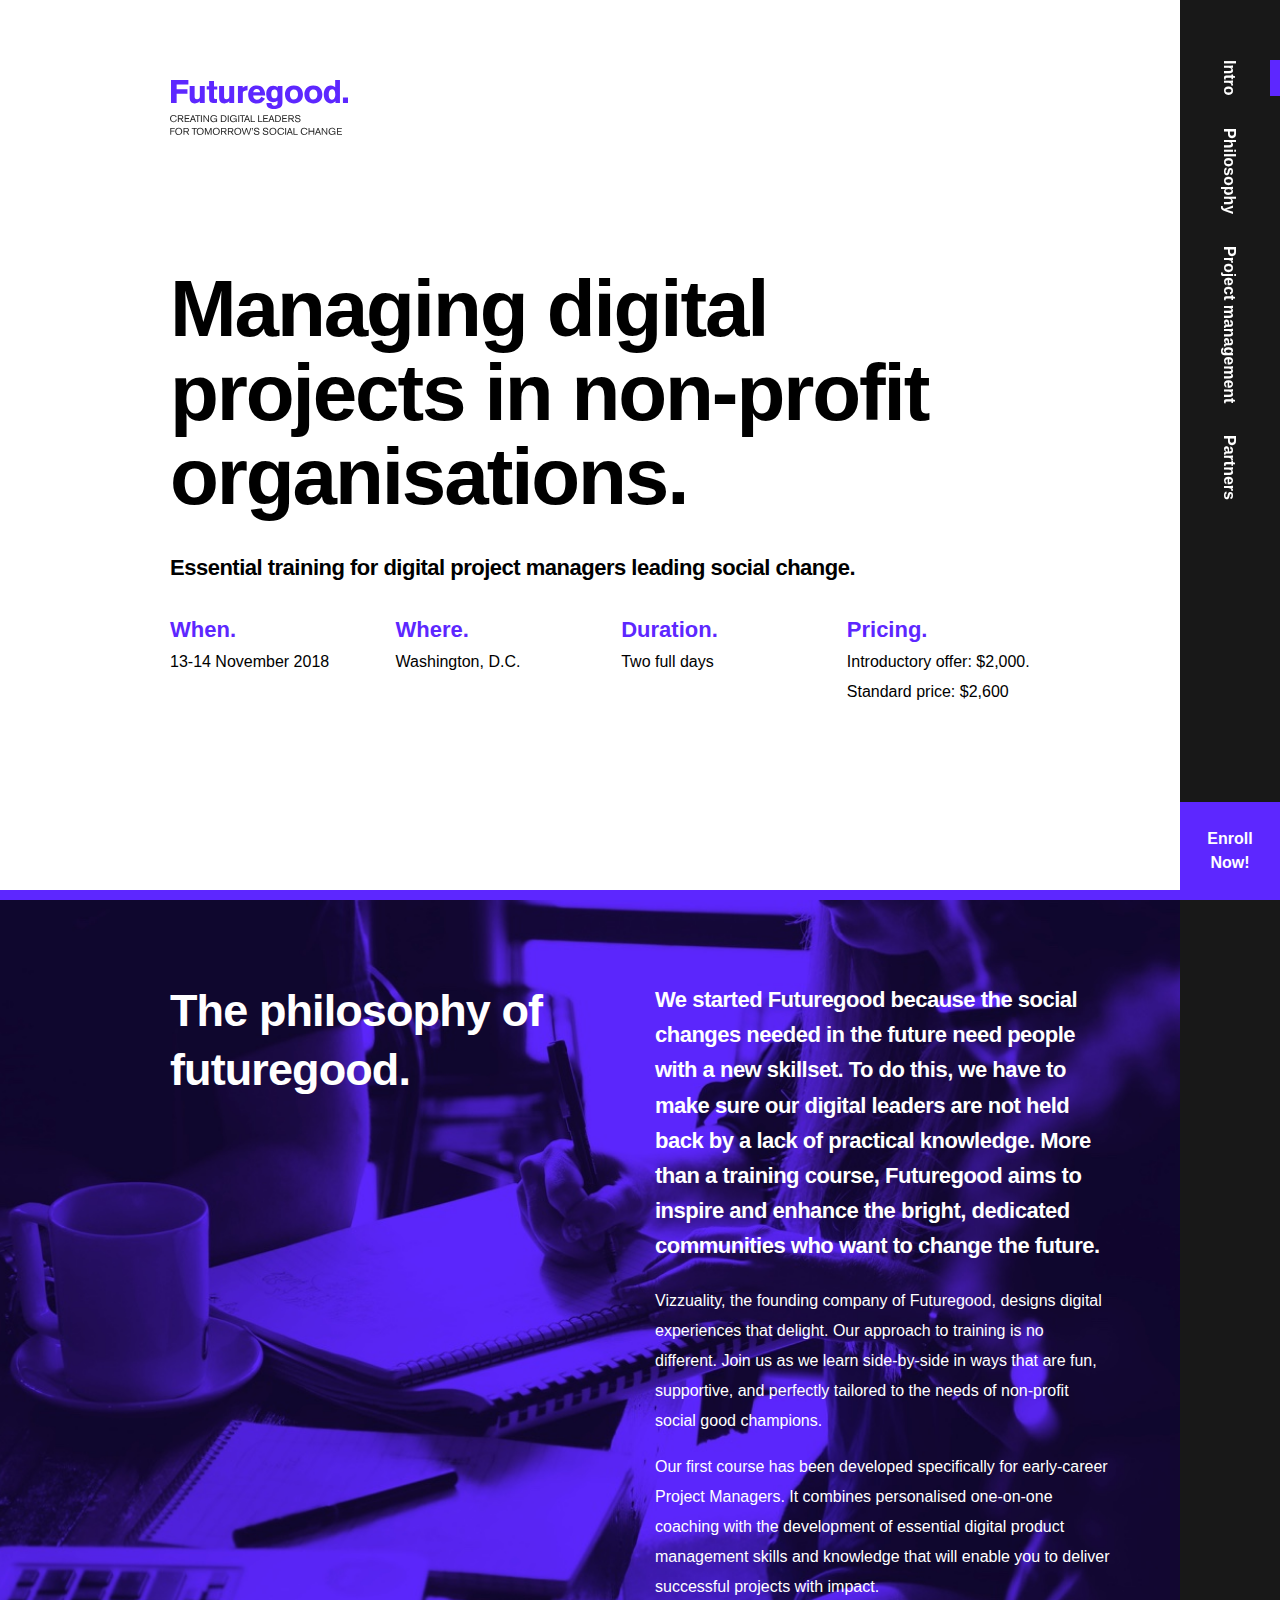
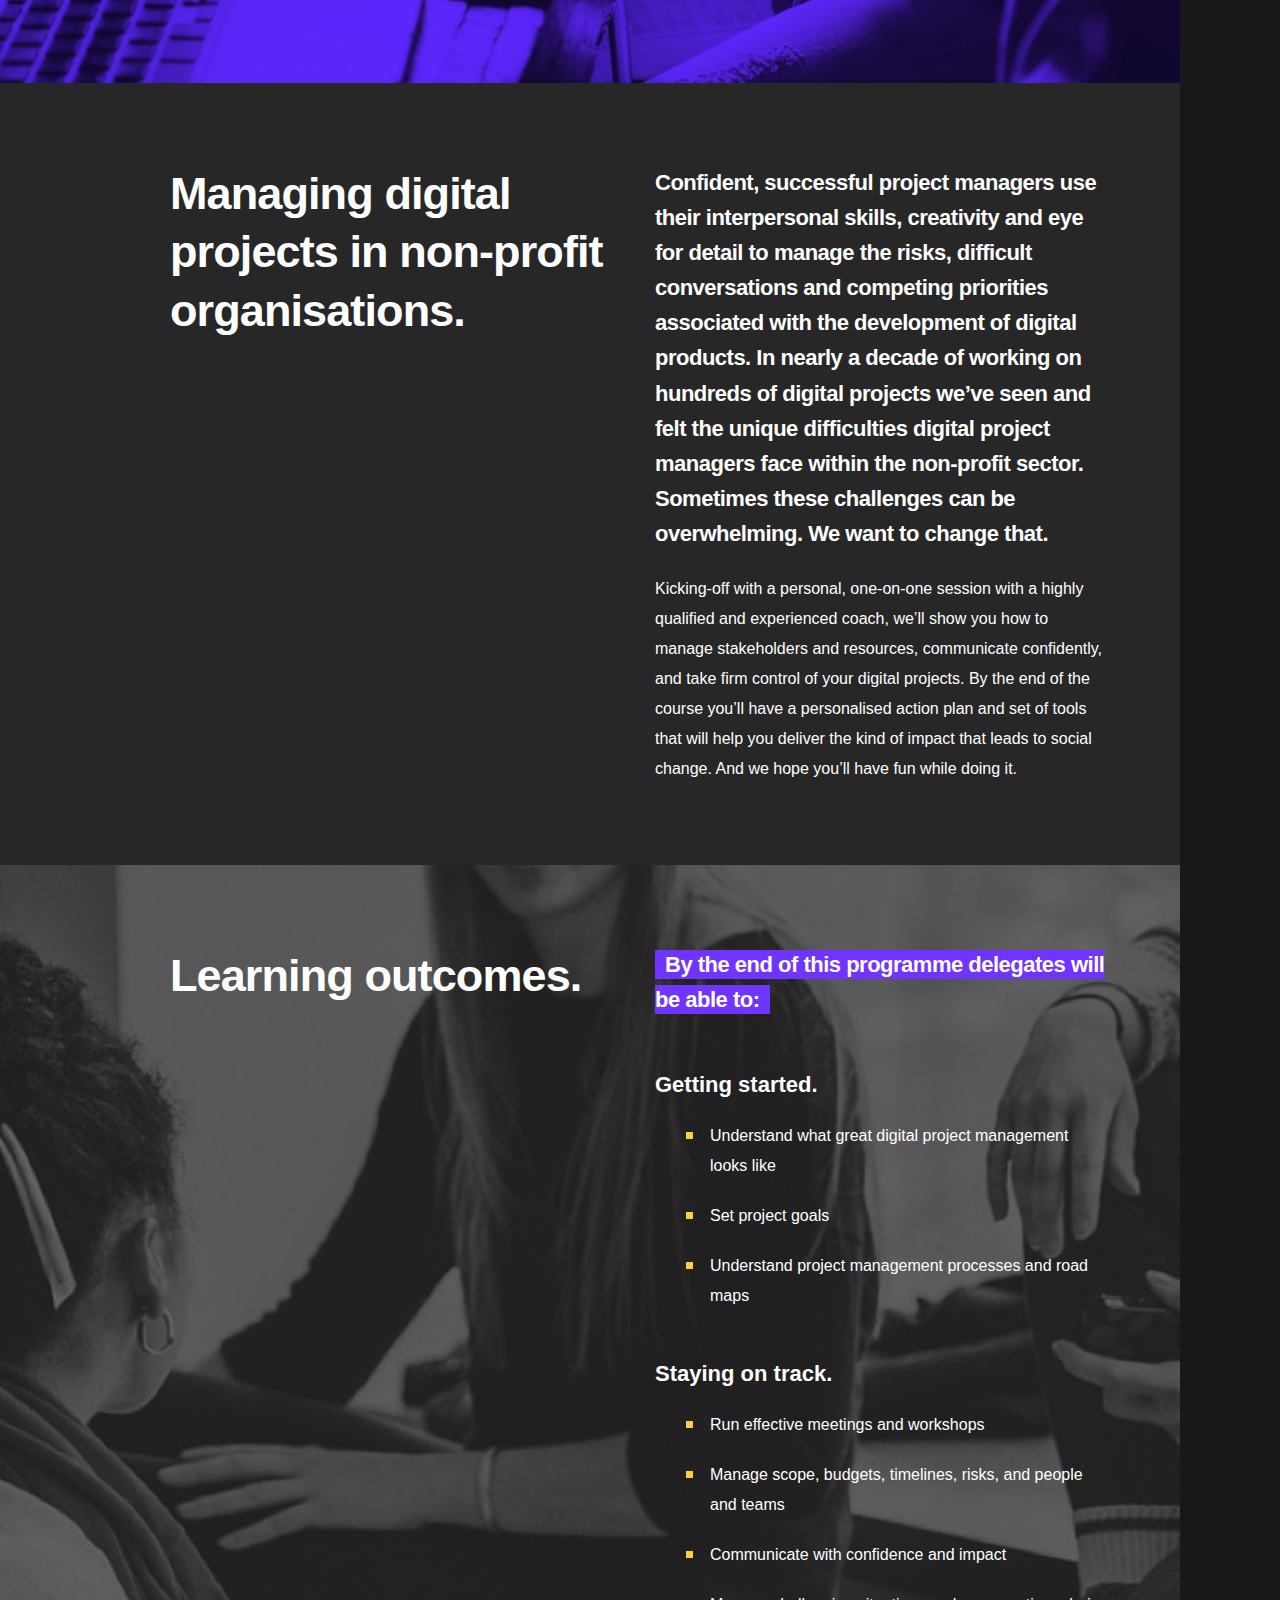
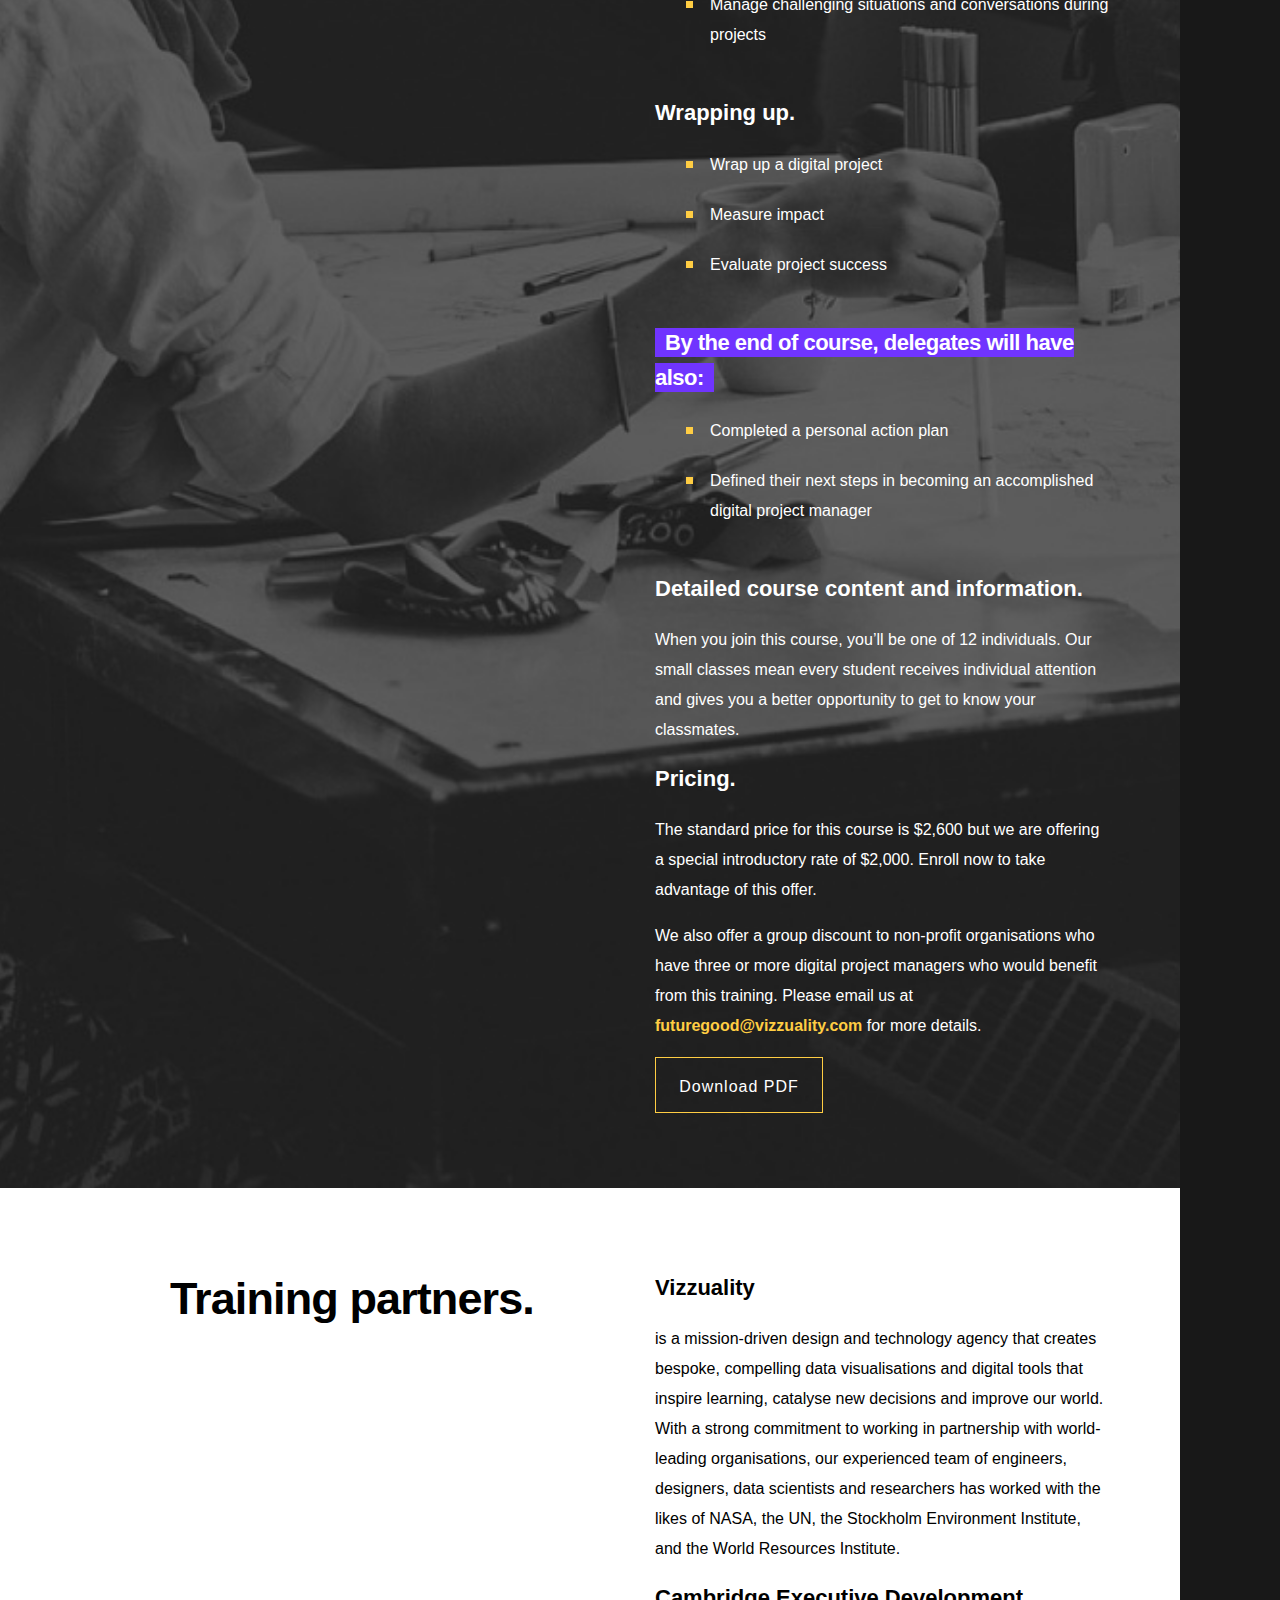
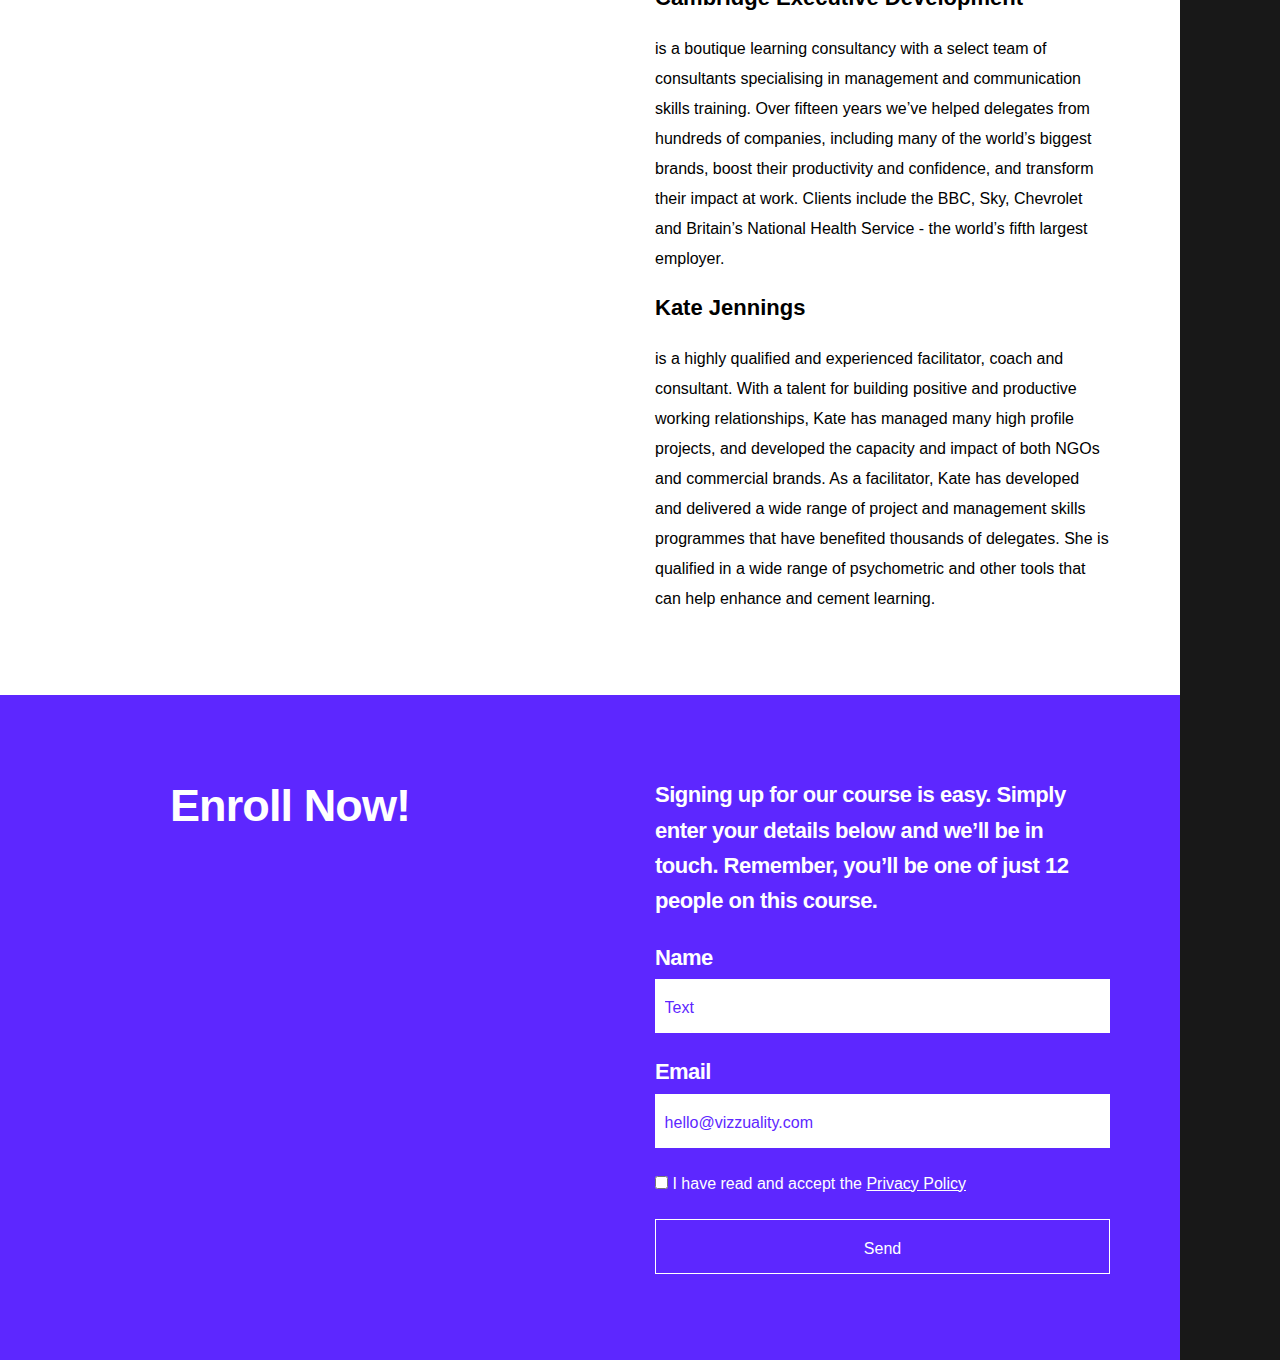
<file: index.html>
<!DOCTYPE html>
<html>
<head>
	<meta charset="utf-8">
	<meta name="viewport" content="width=device-width, initial-scale=1.0">
	<title>Futuregood</title>
	<meta name="description" content="Training courses for digital project managers in non-profit organisations">
	<link media="all" rel="stylesheet" href="css/main.css">
	<script src="http://ajax.googleapis.com/ajax/libs/jquery/3.2.1/jquery.min.js" defer></script>
	<script>window.jQuery || document.write('<script src="js/jquery-3.2.1.min.js" defer><\/script>')</script>
	<script src="js/jquery.main.js" defer></script>
</head>
<body>
	<div id="wrapper">
		<header id="header">
			<nav>
				<div class="holder-menu">
					<ul>
						<li class="hidden-phone"><a href="#intro" class="anchor-link">Intro</a></li>
						<li><a href="#philosophy" class="anchor-link">Philosophy</a></li>
						<li><a href="#project" class="anchor-link">Project management</a></li>
						<li><a href="#partners" class="anchor-link">Partners</a></li>
					</ul>
				</div>
				<div id="button-down">
					<a href="#enroll" class="anchor-link">
						<i class="icon-arrow-down"></i>
					</a>
				</div>
				<div class="enroll"><a href="#enroll" class="anchor-link">Enroll Now!</a></div>
			</nav>
		</header>
		<div class="deco"></div>
		<main id="main">
			<div id="intro" class="intro">
				<div class="container">
					<div class="logo">
						<a href="#"><img src="images/logo.svg" alt="Futuregood. Creating digital leaders." /></a>
					</div>
					<h1>Managing digital projects in non-profit organisations.</h1>
					<div class="txt-large">
						<p>Essential training for digital project managers leading social change.</p>
					</div>
					<ul class="info-box">
						<li>
							<span class="title">When.</span>
							<span class="meta">13-14 November 2018</span>
						</li>
						<li>
							<span class="title">Where.</span>
							<span class="meta">Washington, D.C.</span>
						</li>
						<li>
							<span class="title">Duration.</span>
							<span class="meta">Two full days</span>
						</li>
						<li>
							<span class="title">Pricing.</span>
							<span class="meta">Introductory offer: $2,000. Standard price: $2,600</span>
						</li>
					</ul>
				</div>
			</div>
			<div id="philosophy" class="section" style="background-image: url(images/background1.jpg);">
				<div class="container flex-holder">
					<div class="column">
						<h2>The philosophy of futuregood.</h2>
					</div>
					<div class="column">
						<div class="txt-large">
							<p>We started Futuregood because the social changes needed in the future need people with a new skillset. To do this, we have to make sure our digital leaders are not held back by a lack of practical knowledge. More than a training course, Futuregood aims to inspire and enhance the bright, dedicated communities who want to change the future.</p>
						</div>
						<p><a target="_blank" href="http://vizzuality.com/">Vizzuality</a>, the founding company of Futuregood, designs digital experiences that delight. Our approach to training is no different. Join us as we learn side-by-side in ways that are fun, supportive, and perfectly tailored to the needs of non-profit social good champions.</p>
						<p>Our first course has been developed specifically for early-career Project Managers. It combines personalised one-on-one coaching with the development of essential digital product management skills and knowledge that will enable you to deliver successful projects with impact.</p>
					</div>
				</div>
			</div>
			<div id="project" class="section">
				<div class="container flex-holder">
					<div class="column">
						<h2>Managing digital projects in non-profit organisations.</h2>
					</div>
					<div class="column">
						<div class="txt-large">
							<p>Confident, successful project managers use their interpersonal skills, creativity and eye for detail to manage the risks, difficult conversations and competing priorities associated with the development of digital products. In nearly a decade of working on hundreds of digital projects we’ve seen and felt the unique difficulties digital project managers face within the non-profit sector. Sometimes these challenges can be overwhelming. We want to change that.</p>
						</div>
						<p>Kicking-off with a personal, one-on-one session with a highly qualified and experienced coach, we’ll show you how to manage stakeholders and resources, communicate confidently, and take firm control of your digital projects. By the end of the course you’ll have a personalised action plan and set of tools that will help you deliver the kind of impact that leads to social change. And we hope you’ll have fun while doing it.</p>
					</div>
				</div>
			</div>
			<div class="section" style="background-image: url(images/background2.jpg);">
				<div class="container flex-holder">
					<div class="column">
						<h2>Learning outcomes.</h2>
					</div>
					<div class="column">
						<div class="txt-large alt-margin">
							<span class="txt-mark">By the end of this programme delegates will be able to:</span>
						</div>
						<h3>Getting started.</h3>
						<ul class="list-style">
							<li>Understand what great digital project management looks like</li>
							<li>Set project goals</li>
							<li>Understand project management processes and road maps</li>
						</ul>
						<h3>Staying on track.</h3>
						<ul class="list-style">
							<li>Run effective meetings and workshops</li>
							<li>Manage scope, budgets, timelines, risks, and people and teams</li>
							<li>Communicate with confidence and impact</li>
							<li>Manage challenging situations and conversations during projects</li>
						</ul>
						<h3>Wrapping up.</h3>
						<ul class="list-style">
							<li>Wrap up a digital project</li>
							<li>Measure impact</li>
							<li>Evaluate project success</li>
						</ul>
						<div class="txt-large indentation">
							<span class="txt-mark">By the end of course, delegates will have also:</span>
						</div>
						<ul class="list-style">
							<li>Completed a personal action plan</li>
							<li>Defined their next steps in becoming an accomplished digital project manager</li>
						</ul>
						<h3>Detailed course content and information.</h3>
						<p>When you join this course, you’ll be one of 12 individuals. Our small classes mean every student receives individual attention
						and gives you a better opportunity to get to know your classmates.</p>
						<h3>Pricing.</h3>
						<p>The standard price for this course is $2,600 but we are offering a special introductory rate of $2,000. Enroll now to
						take advantage of this offer.</p>
						<div class="contact-block">
							<p>We also offer a group discount to non-profit organisations who have three or more digital project managers who would
							benefit from this training. Please email us at <a href="mailto:futuregood@vizzuality.com">futuregood@vizzuality.com</a> for more details.</p>
						</div>
						<div class="form-group">
							<a class="btn btn-download" href="https://drive.google.com/file/d/1j9MO2pPLivyrvt7Uk5NTwY6XFpdFpFJt/view?usp=sharing" target="_blank">Download PDF</a>
						</div>
					</div>
				</div>
			</div>
			<div id="partners" class="alt-section">
				<div class="container flex-holder">
					<div class="column">
						<h2>Training partners.</h2>
					</div>
					<div class="column">
						<h3><a href="http://vizzuality.com/" target="_blank">Vizzuality</a></h3>
						<p>is a mission-driven design and technology agency that creates bespoke, compelling data visualisations and digital tools that inspire learning, catalyse new decisions and improve our world. With a strong commitment to working in partnership with world-leading organisations, our experienced team of engineers, designers, data scientists and researchers has worked with the likes of NASA, the UN, the Stockholm Environment Institute, and the World Resources Institute.</p>
						<h3><a href="http://www.cambridgeexec.co.uk/" target="_blank">Cambridge Executive Development</a></h3>
						<p>is a boutique learning consultancy with a select team of consultants specialising in management and communication skills training. Over fifteen years we’ve helped delegates from hundreds of companies, including many of the world’s biggest brands, boost their productivity and confidence, and transform their impact at work. Clients include the BBC, Sky, Chevrolet and Britain’s National Health Service - the world’s fifth largest employer.</p>
						<h3>Kate Jennings</h3>
						<p>is a highly qualified and experienced facilitator, coach and consultant. With a talent for building positive and productive working relationships, Kate has managed many high profile projects, and developed the capacity and impact of both NGOs and commercial brands. As a facilitator, Kate has developed and delivered a wide range of project and management skills programmes that have benefited thousands of delegates. She is qualified in a wide range of psychometric and other tools that can help enhance and cement learning.</p>
					</div>
				</div>
			</div>
			


			<form id="enroll" action="#">
				<div class="form">
					<div class="container flex-holder">
						<div class="column">
							<h2>Enroll Now!</h2>
						</div>
						<div class="column">
							<div class="txt-large">
								<p>Signing up for our course is easy. Simply enter your details below and we’ll be in touch. Remember, you’ll be one of just
								12 people on this course.</p>
							</div>
							<div class="form-group">
								<label for="name">Name</label>
								<input id="name" type="text" name="name" placeholder="Text" required/>
							</div>
							<div class="form-group">
								<label for="email">Email</label>
								<input id="email" type="email" name="email" placeholder="hello@vizzuality.com" required/>
							</div>
							<div className="form-group">
								<input id="terms" type="checkbox" name="terms" required/>
								<label for="terms">I have read and accept the <a style="text-decoration: underline;" href="/privacy" target="_blank">Privacy Policy</a></label>
							</div>
							<div class="form-group btn-area">
								<button type="submit" class="btn btn-default">Send</button>
							</div>							
							<div id="enroll-msg"></div>
						</div>
					</div>
				</div>
			</form>
		</main>
	</div>
</body>

<!-- Global site tag (gtag.js) - Google Analytics -->
<script async src="https://www.googletagmanager.com/gtag/js?id=UA-6363508-17"></script>
<script>
	window.dataLayer = window.dataLayer || [];
	function gtag() { dataLayer.push(arguments); }
	gtag('js', new Date());

	gtag('config', 'UA-6363508-17');
</script>

</html>
</file>
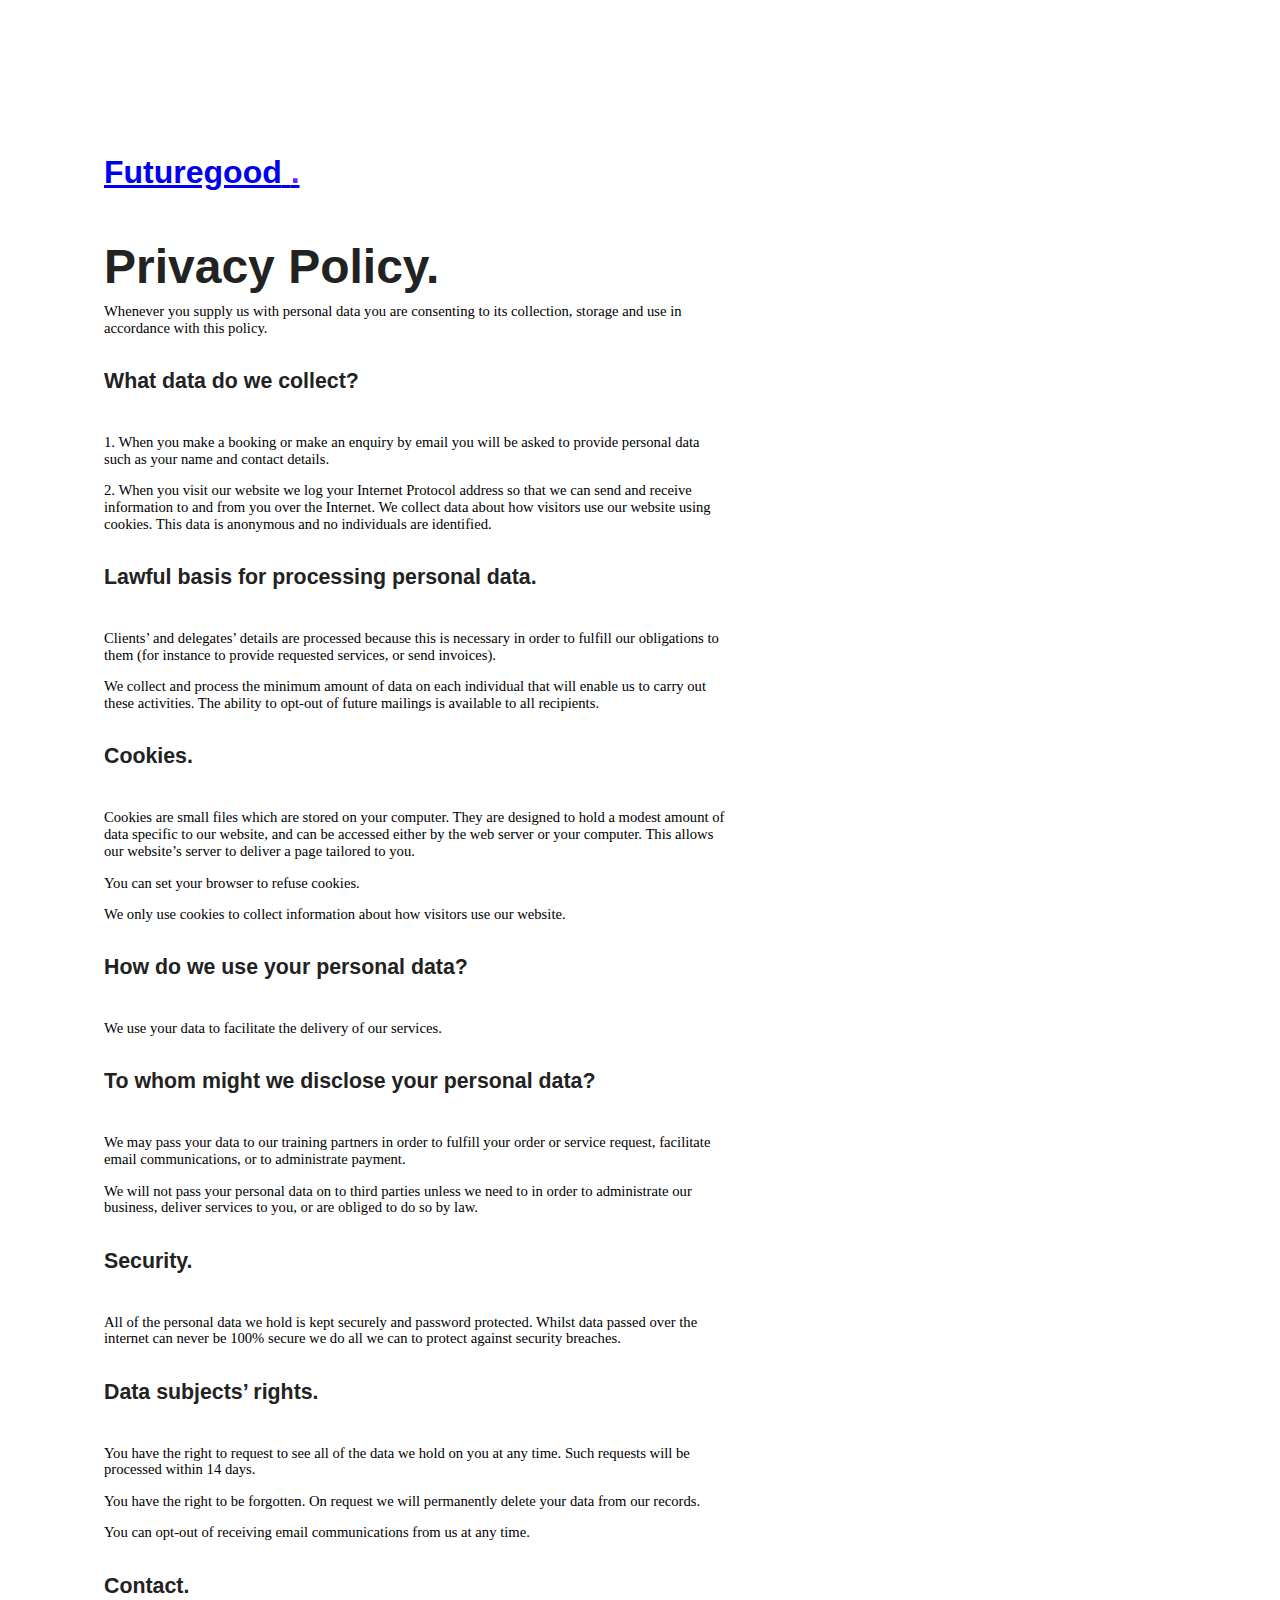
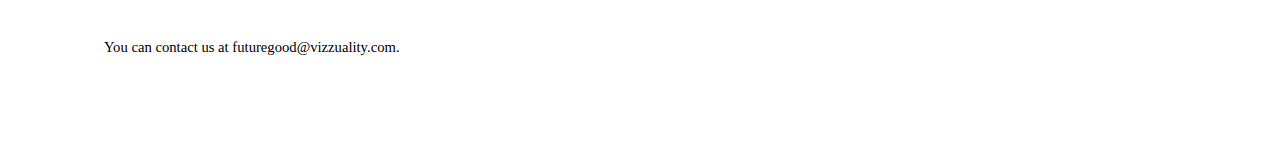
<file: privacy/index.html>
<!DOCTYPE html>
<html>
<head>
	<meta charset="utf-8">
	<meta name="viewport" content="width=device-width, initial-scale=1.0">
	<title>Futuregood | Privacy Policy</title>
	<meta name="description" content="Training courses for digital project managers in non-profit organisations">
	<style type="text/css">
		@import url('https://themes.googleusercontent.com/fonts/css?kit=Lx1xfUTR4qFjwg0Z_pb902yWOW57Glq29V3__n4AGA7eUTbR4W0XOgE2iH4kL8Gh');
		ol {
			margin: 0;
			padding: 0
		}

		table td,
		table th {
			padding: 0
		}

		.c9 {
			color: #000000;
			font-weight: 700;
			text-decoration: none;
			vertical-align: baseline;
			font-size: 36pt;
			font-family: "Helvetica Neue";
			font-style: normal
		}

		.c10 {
			color: #5d27ff;
			font-weight: 700;
			text-decoration: none;
			vertical-align: baseline;
			font-size: 24pt;
			font-family: "Arial";
			font-style: normal
		}

		.c0 {
			color: #000000;
			font-weight: 400;
			text-decoration: none;
			vertical-align: baseline;
			font-size: 11pt;
			font-family: "Helvetica Neue";
			font-style: normal
		}

		.c11 {
			color: #222222;
			font-weight: 400;
			text-decoration: none;
			vertical-align: baseline;
			font-size: 11pt;
			font-family: "Arial";
			font-style: normal
		}

		.c2 {
			color: #222222;
			font-weight: 700;
			text-decoration: none;
			vertical-align: baseline;
			font-size: 16pt;
			font-family: "Arial";
			font-style: normal
		}

		.c1 {
			padding-top: 0pt;
			padding-bottom: 0pt;
			line-height: 1.15;
			orphans: 2;
			widows: 2;
			text-align: left
		}

		.c4 {
			padding-top: 0pt;
			padding-bottom: 6pt;
			line-height: 1.15;
			page-break-after: avoid;
			text-align: left
		}

		.c6 {
			padding-top: 20pt;
			padding-bottom: 6pt;
			line-height: 1.3;
			page-break-after: avoid;
			text-align: left
		}

		.c5 {
			padding-top: 10pt;
			padding-bottom: 3pt;
			line-height: 1.3;
			page-break-after: avoid;
			text-align: left
		}

		.c8 {
			font-family: "Helvetica Neue";
			color: #000000;
			font-weight: 400
		}

		.c7 {
			background-color: #ffffff;
			max-width: 468pt;
			padding: 72pt 72pt 72pt 72pt
		}

		.c3 {
			height: 11pt
		}

		.title {
			padding-top: 10pt;
			color: #222222;
			font-weight: 700;
			font-size: 36pt;
			padding-bottom: 3pt;
			font-family: "Arial";
			line-height: 1.3;
			page-break-after: avoid;
			orphans: 2;
			widows: 2;
			text-align: left
		}

		.subtitle {
			padding-top: 0pt;
			color: #222222;
			font-size: 14pt;
			padding-bottom: 16pt;
			font-family: "Arial";
			line-height: 1.3;
			page-break-after: avoid;
			orphans: 2;
			widows: 2;
			text-align: left
		}

		li {
			color: #222222;
			font-size: 11pt;
			font-family: "Arial"
		}

		p {
			margin: 0;
			color: #222222;
			font-size: 11pt;
			font-family: "Arial"
		}

		h1 {
			padding-top: 20pt;
			color: #5d27ff;
			font-weight: 700;
			font-size: 24pt;
			padding-bottom: 6pt;
			font-family: "Arial";
			line-height: 1.3;
			page-break-after: avoid;
			orphans: 2;
			widows: 2;
			text-align: left
		}

		h2 {
			padding-top: 18pt;
			color: #222222;
			font-weight: 700;
			font-size: 16pt;
			padding-bottom: 6pt;
			font-family: "Arial";
			line-height: 1.3;
			page-break-after: avoid;
			orphans: 2;
			widows: 2;
			text-align: left
		}

		h3 {
			padding-top: 16pt;
			color: #434343;
			font-size: 14pt;
			padding-bottom: 4pt;
			font-family: "Arial";
			line-height: 1.3;
			page-break-after: avoid;
			orphans: 2;
			widows: 2;
			text-align: left
		}

		h4 {
			padding-top: 14pt;
			color: #666666;
			font-size: 12pt;
			padding-bottom: 4pt;
			font-family: "Arial";
			line-height: 1.3;
			page-break-after: avoid;
			orphans: 2;
			widows: 2;
			text-align: left
		}

		h5 {
			padding-top: 12pt;
			color: #666666;
			font-size: 11pt;
			padding-bottom: 4pt;
			font-family: "Arial";
			line-height: 1.3;
			page-break-after: avoid;
			orphans: 2;
			widows: 2;
			text-align: left
		}

		h6 {
			padding-top: 12pt;
			color: #666666;
			font-size: 11pt;
			padding-bottom: 4pt;
			font-family: "Arial";
			line-height: 1.3;
			page-break-after: avoid;
			font-style: italic;
			orphans: 2;
			widows: 2;
			text-align: left
		}

	</style>
</head>
<body class="c7">
  <h1 class="c6" id="h.ri6wurr4ux8n">
		<a href="http://futuregood.co/">
			<span>Futuregood</span>
			<span class="c10">.</span>		
		</a>
  </h1>
  <p class="c5 title" id="h.9fk6oed1bv2w">
    <span>Privacy Policy.</span>
  </p>
  <p class="c1">
    <span class="c0">Whenever you supply us with personal data you are consenting to its collection, storage and use in accordance with this
      policy.
    </span>
  </p>
  <p class="c1 c3">
    <span class="c0"></span>
  </p>
  <h2 class="c4" id="h.5e3d13lae523">
    <span class="c2">What data do we collect?</span>
  </h2>
  <p class="c1 c3">
    <span class="c0"></span>
  </p>
  <p class="c1">
    <span class="c0">1. When you make a booking or make an enquiry by email you will be asked to provide personal data such as your name and
      contact details.</span>
  </p>
  <p class="c1 c3">
    <span class="c0"></span>
  </p>
  <p class="c1">
    <span class="c0">2. When you visit our website we log your Internet Protocol address so that we can send and receive information to and
      from you over the Internet. We collect data about how visitors use our website using cookies. This data is anonymous
      and no individuals are identified.</span>
  </p>
  <p class="c1 c3">
    <span class="c0"></span>
  </p>
  <h2 class="c4" id="h.9au8ldh4xq97">
    <span class="c2">Lawful basis for processing personal data.</span>
  </h2>
  <p class="c1 c3">
    <span class="c0"></span>
  </p>
  <p class="c1">
    <span class="c0">Clients&rsquo; and delegates&rsquo; details are processed because this is necessary in order to fulfill our obligations
      to them (for instance to provide requested services, or send invoices). </span>
  </p>
  <p class="c1 c3">
    <span class="c0"></span>
  </p>
  <p class="c1">
    <span class="c0">We collect and process the minimum amount of data on each individual that will enable us to carry out these activities.
      The ability to opt-out of future mailings is available to all recipients.</span>
  </p>
  <p class="c1 c3">
    <span class="c0"></span>
  </p>
  <h2 class="c4" id="h.4eu8m73s7tty">
    <span class="c2">Cookies.</span>
  </h2>
  <p class="c1 c3">
    <span class="c0"></span>
  </p>
  <p class="c1">
    <span class="c0">Cookies are small files which are stored on your computer. They are designed to hold a modest amount of data specific
      to our website, and can be accessed either by the web server or your computer. This allows our website&rsquo;s server
      to deliver a page tailored to you.</span>
  </p>
  <p class="c1 c3">
    <span class="c0"></span>
  </p>
  <p class="c1">
    <span class="c0">You can set your browser to refuse cookies.</span>
  </p>
  <p class="c1 c3">
    <span class="c0"></span>
  </p>
  <p class="c1">
    <span class="c0">We only use cookies to collect information about how visitors use our website.</span>
  </p>
  <p class="c1 c3">
    <span class="c0"></span>
  </p>
  <h2 class="c4" id="h.llk2xe7xkwss">
    <span class="c2">How do we use your personal data?</span>
  </h2>
  <p class="c1 c3">
    <span class="c0"></span>
  </p>
  <p class="c1">
    <span class="c0">We use your data to facilitate the delivery of our services.</span>
  </p>
  <p class="c1 c3">
    <span class="c0"></span>
  </p>
  <h2 class="c4" id="h.iykd5viw0gq4">
    <span class="c2">To whom might we disclose your personal data?</span>
  </h2>
  <p class="c1 c3">
    <span class="c0"></span>
  </p>
  <p class="c1">
    <span class="c0">We may pass your data to our training partners in order to fulfill your order or service request, facilitate email communications,
      or to administrate payment.</span>
  </p>
  <p class="c1 c3">
    <span class="c0"></span>
  </p>
  <p class="c1">
    <span class="c0">We will not pass your personal data on to third parties unless we need to in order to administrate our business, deliver
      services to you, or are obliged to do so by law.</span>
  </p>
  <p class="c1 c3">
    <span class="c0"></span>
  </p>
  <h2 class="c4" id="h.hu80t6ern4ei">
    <span class="c2">Security.</span>
  </h2>
  <p class="c1 c3">
    <span class="c0"></span>
  </p>
  <p class="c1">
    <span class="c0">All of the personal data we hold is kept securely and password protected. Whilst data passed over the internet can never
      be 100% secure we do all we can to protect against security breaches.</span>
  </p>
  <p class="c1 c3">
    <span class="c0"></span>
  </p>
  <h2 class="c4" id="h.6xq507avxots">
    <span class="c2">Data subjects&rsquo; rights.</span>
  </h2>
  <p class="c1 c3">
    <span class="c0"></span>
  </p>
  <p class="c1">
    <span class="c0">You have the right to request to see all of the data we hold on you at any time. Such requests will be processed within
      14 days.</span>
  </p>
  <p class="c1 c3">
    <span class="c0"></span>
  </p>
  <p class="c1">
    <span class="c0">You have the right to be forgotten. On request we will permanently delete your data from our records.</span>
  </p>
  <p class="c1 c3">
    <span class="c0"></span>
  </p>
  <p class="c1">
    <span class="c0">You can opt-out of receiving email communications from us at any time.</span>
  </p>
  <p class="c1 c3">
    <span class="c0"></span>
  </p>
  <h2 class="c4" id="h.4urlp4f4so2s">
    <span class="c2">Contact.</span>
  </h2>
  <p class="c1 c3">
    <span class="c0"></span>
  </p>
  <p class="c1">
    <span class="c8">You can contact us at futuregood@vizzuality.com.</span>
  </p>
</body>

</html>
</file>
<file: css/main.css>
/*! normalize.css v3.0.3 | MIT License | github.com/necolas/normalize.css */
/**
 * 1. Set default font family to sans-serif.
 * 2. Prevent iOS and IE text size adjust after device orientation change,
 *    without disabling user zoom.
 */
html {
  font-family: sans-serif;
  /* 1 */
  -ms-text-size-adjust: 100%;
  /* 2 */
  -webkit-text-size-adjust: 100%;
  /* 2 */ }

/**
 * Remove default margin.
 */
body {
  margin: 0; }

/* HTML5 display definitions
	 ========================================================================== */
/**
 * Correct `block` display not defined for any HTML5 element in IE 8/9.
 * Correct `block` display not defined for `details` or `summary` in IE 10/11
 * and Firefox.
 * Correct `block` display not defined for `main` in IE 11.
 */
article,
aside,
details,
figcaption,
figure,
footer,
header,
hgroup,
main,
menu,
nav,
section,
summary {
  display: block; }

/**
 * 1. Correct `inline-block` display not defined in IE 8/9.
 * 2. Normalize vertical alignment of `progress` in Chrome, Firefox, and Opera.
 */
audio,
canvas,
progress,
video {
  display: inline-block;
  /* 1 */
  vertical-align: baseline;
  /* 2 */ }

/**
 * Prevent modern browsers from displaying `audio` without controls.
 * Remove excess height in iOS 5 devices.
 */
audio:not([controls]) {
  display: none;
  height: 0; }

/**
 * Address `[hidden]` styling not present in IE 8/9/10.
 * Hide the `template` element in IE 8/9/10/11, Safari, and Firefox < 22.
 */
[hidden],
template {
  display: none; }

/* Links
	 ========================================================================== */
/**
 * Remove the gray background color from active links in IE 10.
 */
a {
  background-color: transparent; }

/**
 * Improve readability of focused elements when they are also in an
 * active/hover state.
 */
a:active,
a:hover {
  outline: 0; }

/* Text-level semantics
	 ========================================================================== */
/**
 * Address styling not present in IE 8/9/10/11, Safari, and Chrome.
 */
abbr[title] {
  border-bottom: 1px dotted; }

/**
 * Address style set to `bolder` in Firefox 4+, Safari, and Chrome.
 */
b,
strong {
  font-weight: bold; }

/**
 * Address styling not present in Safari and Chrome.
 */
dfn {
  font-style: italic; }

/**
 * Address variable `h1` font-size and margin within `section` and `article`
 * contexts in Firefox 4+, Safari, and Chrome.
 */
h1 {
  font-size: 2em;
  margin: 0.67em 0; }

/**
 * Address styling not present in IE 8/9.
 */
mark {
  background: #ff0;
  color: #000; }

/**
 * Address inconsistent and variable font size in all browsers.
 */
small {
  font-size: 80%; }

/**
 * Prevent `sub` and `sup` affecting `line-height` in all browsers.
 */
sub,
sup {
  font-size: 75%;
  line-height: 0;
  position: relative;
  vertical-align: baseline; }

sup {
  top: -0.5em; }

sub {
  bottom: -0.25em; }

/* Embedded content
	 ========================================================================== */
/**
 * Remove border when inside `a` element in IE 8/9/10.
 */
img {
  border: 0; }

/**
 * Correct overflow not hidden in IE 9/10/11.
 */
svg:not(:root) {
  overflow: hidden; }

/* Grouping content
	 ========================================================================== */
/**
 * Address margin not present in IE 8/9 and Safari.
 */
figure {
  margin: 1em 40px; }

/**
 * Address differences between Firefox and other browsers.
 */
hr {
  box-sizing: content-box;
  height: 0; }

/**
 * Contain overflow in all browsers.
 */
pre {
  overflow: auto; }

/**
 * Address odd `em`-unit font size rendering in all browsers.
 */
code,
kbd,
pre,
samp {
  font-family: monospace, monospace;
  font-size: 1em; }

/* Forms
	 ========================================================================== */
/**
 * Known limitation: by default, Chrome and Safari on OS X allow very limited
 * styling of `select`, unless a `border` property is set.
 */
/**
 * 1. Correct color not being inherited.
 *    Known issue: affects color of disabled elements.
 * 2. Correct font properties not being inherited.
 * 3. Address margins set differently in Firefox 4+, Safari, and Chrome.
 */
button,
input,
optgroup,
select,
textarea {
  color: inherit;
  /* 1 */
  font: inherit;
  /* 2 */
  margin: 0;
  /* 3 */ }

/**
 * Address `overflow` set to `hidden` in IE 8/9/10/11.
 */
button {
  overflow: visible; }

/**
 * Address inconsistent `text-transform` inheritance for `button` and `select`.
 * All other form control elements do not inherit `text-transform` values.
 * Correct `button` style inheritance in Firefox, IE 8/9/10/11, and Opera.
 * Correct `select` style inheritance in Firefox.
 */
button,
select {
  text-transform: none; }

/**
 * 1. Avoid the WebKit bug in Android 4.0.* where (2) destroys native `audio`
 *    and `video` controls.
 * 2. Correct inability to style clickable `input` types in iOS.
 * 3. Improve usability and consistency of cursor style between image-type
 *    `input` and others.
 */
button,
html input[type="button"],
input[type="reset"],
input[type="submit"] {
  -webkit-appearance: button;
  /* 2 */
  cursor: pointer;
  /* 3 */ }

/**
 * Re-set default cursor for disabled elements.
 */
button[disabled],
html input[disabled] {
  cursor: default; }

/**
 * Remove inner padding and border in Firefox 4+.
 */
button::-moz-focus-inner,
input::-moz-focus-inner {
  border: 0;
  padding: 0; }

/**
 * Address Firefox 4+ setting `line-height` on `input` using `!important` in
 * the UA stylesheet.
 */
input {
  line-height: normal; }

/**
 * It's recommended that you don't attempt to style these elements.
 * Firefox's implementation doesn't respect box-sizing, padding, or width.
 *
 * 1. Address box sizing set to `content-box` in IE 8/9/10.
 * 2. Remove excess padding in IE 8/9/10.
 */
input[type="checkbox"],
input[type="radio"] {
  box-sizing: border-box;
  /* 1 */
  padding: 0;
  /* 2 */ }

/**
 * Fix the cursor style for Chrome's increment/decrement buttons. For certain
 * `font-size` values of the `input`, it causes the cursor style of the
 * decrement button to change from `default` to `text`.
 */
input[type="number"]::-webkit-inner-spin-button,
input[type="number"]::-webkit-outer-spin-button {
  height: auto; }

/**
 * 1. Address `appearance` set to `searchfield` in Safari and Chrome.
 * 2. Address `box-sizing` set to `border-box` in Safari and Chrome.
 */
input[type="search"] {
  -webkit-appearance: textfield;
  /* 1 */
  box-sizing: content-box;
  /* 2 */ }

/**
 * Remove inner padding and search cancel button in Safari and Chrome on OS X.
 * Safari (but not Chrome) clips the cancel button when the search input has
 * padding (and `textfield` appearance).
 */
input[type="search"]::-webkit-search-cancel-button,
input[type="search"]::-webkit-search-decoration {
  -webkit-appearance: none; }

/**
 * Define consistent border, margin, and padding.
 */
fieldset {
  border: 1px solid #c0c0c0;
  margin: 0 2px;
  padding: 0.35em 0.625em 0.75em; }

/**
 * 1. Correct `color` not being inherited in IE 8/9/10/11.
 * 2. Remove padding so people aren't caught out if they zero out fieldsets.
 */
legend {
  border: 0;
  /* 1 */
  padding: 0;
  /* 2 */ }

/**
 * Remove default vertical scrollbar in IE 8/9/10/11.
 */
textarea {
  overflow: auto; }

/**
 * Don't inherit the `font-weight` (applied by a rule above).
 * NOTE: the default cannot safely be changed in Chrome and Safari on OS X.
 */
optgroup {
  font-weight: bold; }

/* Tables
	 ========================================================================== */
/**
 * Remove most spacing between table cells.
 */
table {
  border-collapse: collapse;
  border-spacing: 0; }

td,
th {
  padding: 0; }

.clearfix:after {
  content: '';
  display: block;
  clear: both; }

.ellipsis {
  white-space: nowrap;
  /* 1 */
  text-overflow: ellipsis;
  /* 2 */
  overflow: hidden; }

html {
  box-sizing: border-box; }

*, *:before, *:after {
  box-sizing: inherit; }

* {
  max-height: 1000000px; }

body {
  color: #fff;
  background: #181818;
  font: 16px/1.875 "Arial", "Helvetica Neue", "Helvetica", sans-serif;
  min-width: 320px;
  -webkit-font-smoothing: antialiased;
  -moz-osx-font-smoothing: grayscale; }

img {
  max-width: 100%;
  height: auto;
  vertical-align: top; }

.gm-style img {
  max-width: none; }

h1, .h1,
h2, .h2,
h3, .h3,
h4, .h4,
h5, .h5,
h6, .h6,
.h {
  font-family: inherit;
  font-weight: bold;
  margin: 0 0 0.5em;
  color: inherit;
  line-height: 1.1; }

h1, .h1 {
  font-size: 40px;
  letter-spacing: -0.9px; }
  @media (min-width: 375px) {
    h1, .h1 {
      margin-bottom: 52px;
      font-size: 45px; } }
  @media (min-width: 1280px) {
    h1, .h1 {
      margin-bottom: 31px;
      font-size: 80px;
      letter-spacing: -2.1px;
      line-height: 1.05; } }

h2, .h2 {
  margin-bottom: 30px;
  font-size: 40px;
  letter-spacing: -0.9px; }
  @media (min-width: 375px) {
    h2, .h2 {
      margin-bottom: 41px;
      font-size: 45px; } }
  @media (min-width: 1280px) {
    h2, .h2 {
      line-height: 1.3; } }

h3, .h3 {
  margin-bottom: 19px;
  line-height: 1.6;
  font-size: 22px; }

h4, .h4 {
  font-size: 21px; }

h5, .h5 {
  font-size: 17px; }

h6, .h6 {
  font-size: 15px; }

p {
  margin: 0 0 1em; }

a {
  color: #fff; }
  a:hover, a:focus {
    text-decoration: none; }

form,
fieldset {
  margin: 0;
  padding: 0;
  border-style: none; }

input[type='text'],
input[type='tel'],
input[type='email'],
input[type='search'],
input[type='password'],
textarea {
  -webkit-appearance: none;
  -webkit-border-radius: 0;
  box-sizing: border-box;
  border: none;
  padding: 1.25em 0.6em 1em;
  display: block;
  width: 100%;
  color: #5d27ff; }
  input[type='text']:focus,
  input[type='tel']:focus,
  input[type='email']:focus,
  input[type='search']:focus,
  input[type='password']:focus,
  textarea:focus {
    border-color: #000; }
  input[type='text']::-webkit-input-placeholder,
  input[type='tel']::-webkit-input-placeholder,
  input[type='email']::-webkit-input-placeholder,
  input[type='search']::-webkit-input-placeholder,
  input[type='password']::-webkit-input-placeholder,
  textarea::-webkit-input-placeholder {
    color: #5d27ff; }
  input[type='text']::-moz-placeholder,
  input[type='tel']::-moz-placeholder,
  input[type='email']::-moz-placeholder,
  input[type='search']::-moz-placeholder,
  input[type='password']::-moz-placeholder,
  textarea::-moz-placeholder {
    opacity: 1;
    color: #5d27ff; }
  input[type='text']:-moz-placeholder,
  input[type='tel']:-moz-placeholder,
  input[type='email']:-moz-placeholder,
  input[type='search']:-moz-placeholder,
  input[type='password']:-moz-placeholder,
  textarea:-moz-placeholder {
    color: #5d27ff; }
  input[type='text']:-ms-input-placeholder,
  input[type='tel']:-ms-input-placeholder,
  input[type='email']:-ms-input-placeholder,
  input[type='search']:-ms-input-placeholder,
  input[type='password']:-ms-input-placeholder,
  textarea:-ms-input-placeholder {
    color: #5d27ff; }
  input[type='text'].placeholder,
  input[type='tel'].placeholder,
  input[type='email'].placeholder,
  input[type='search'].placeholder,
  input[type='password'].placeholder,
  textarea.placeholder {
    color: #5d27ff; }

select {
  -webkit-border-radius: 0; }

textarea {
  resize: vertical;
  vertical-align: top; }

button,
input[type='button'],
input[type='reset'],
input[type='file'],
input[type='submit'] {
  -webkit-appearance: none;
  -webkit-border-radius: 0;
  cursor: pointer; }

@font-face {
  font-family: 'icomoon';
  src: url("../fonts/icomoon.eot?kvuboz");
  src: url("../fonts/icomoon.eot?kvuboz#iefix") format("embedded-opentype"), url("../fonts/icomoon.ttf?kvuboz") format("truetype"), url("../fonts/icomoon.woff?kvuboz") format("woff"), url("../fonts/icomoon.svg?kvuboz#icomoon") format("svg");
  font-weight: normal;
  font-style: normal; }

[class^="icon-"], [class*=" icon-"] {
  /* use !important to prevent issues with browser extensions that change fonts */
  font-family: 'icomoon' !important;
  speak: none;
  font-style: normal;
  font-weight: normal;
  font-variant: normal;
  text-transform: none;
  line-height: 1;
  /* Better Font Rendering =========== */
  -webkit-font-smoothing: antialiased;
  -moz-osx-font-smoothing: grayscale; }

.icon-arrow-down:before {
  content: "\e900"; }

#wrapper {
  position: relative;
  width: 100%;
  overflow: hidden; }

ul {
  padding: 0;
  list-style-type: none;
  margin: 0; }

a {
  text-decoration: none; }

.container {
  padding: 20px;
  margin: 0 auto;
  width: 100%;
  max-width: 500px; }
  @media (min-width: 1280px) {
    .container {
      padding-left: 120px;
      max-width: 1080px; } }

.hidden-phone {
  display: none; }
  @media (min-width: 660px) {
    .hidden-phone {
      display: inline-block;
      vertical-align: top; } }

@media (min-width: 660px) {
  #header {
    position: fixed;
    width: 50px;
    right: 0;
    top: 0;
    bottom: 0; } }

@media (min-width: 1280px) {
  #header {
    width: 100px; } }

@media screen and (max-height: 720px) and (min-width: 1280px) {
  #header {
    height: 100vh; } }

nav {
  display: -webkit-box;
  display: -ms-flexbox;
  display: flex;
  font-size: 10px;
  -webkit-box-pack: justify;
      -ms-flex-pack: justify;
          justify-content: space-between;
  text-transform: uppercase;
  text-align: center; }
  @media (min-width: 660px) {
    nav {
      position: relative;
      padding-bottom: 115px;
      height: 100%;
      -webkit-box-orient: vertical;
      -webkit-box-direction: normal;
          -ms-flex-direction: column;
              flex-direction: column; } }
  @media (min-width: 1280px) {
    nav {
      padding-bottom: 200px;
      font-size: 16px;
      text-transform: none;
      font-weight: 700; } }
  @media screen and (max-height: 720px) and (min-width: 660px) {
    nav {
      font-size: 10px !important;
      font-weight: normal !important; } }
  @media screen and (max-height: 720px) and (min-width: 1280px) {
    nav {
      height: 100%;
      font-size: 14px !important;
      font-weight: normal !important; } }
  nav ul {
    padding: 12px 0;
    display: -webkit-box;
    display: -ms-flexbox;
    display: flex;
    width: 100%;
    -webkit-box-align: center;
        -ms-flex-align: center;
            align-items: center;
    -webkit-box-pack: justify;
        -ms-flex-pack: justify;
            justify-content: space-between;
    -webkit-box-flex: 1;
        -ms-flex: 1 0 0px;
            flex: 1 0 0;
    line-height: 1.1; }
    @media (min-width: 375px) {
      nav ul {
        padding-left: 5px; } }
    @media (min-width: 660px) {
      nav ul {
        -webkit-writing-mode: vertical-lr;
            -ms-writing-mode: tb-lr;
                writing-mode: vertical-lr;
        width: 100%;
        -webkit-box-flex: 1;
            -ms-flex: auto 0 0px;
                flex: auto 0 0; } }
    @media screen and (max-height: 720px) and (min-width: 660px) {
      nav ul {
        min-height: 440px !important; } }
    nav ul a {
      display: inline-block;
      vertical-align: top; }
      nav ul a:hover {
        color: #5d27ff; }
    @media (min-width: 660px) {
      nav ul .anchor-active:before {
        content: '';
        position: absolute;
        top: 0;
        right: 0;
        display: block;
        width: 5px;
        height: 100%;
        background-color: #5d27ff; } }
    @media (min-width: 1280px) {
      nav ul .anchor-active:before {
        width: 10px; } }
  nav li {
    display: inline-block;
    vertical-align: top;
    margin: 0 auto;
    width: 30%; }
    @media (min-width: 660px) {
      nav li {
        position: relative;
        width: 100%;
        padding-left: 11px;
        margin-bottom: 33px; } }
    @media (min-width: 1280px) {
      nav li {
        padding-left: 35px;
        margin-bottom: 32px; } }
  nav .enroll {
    line-height: 1;
    width: 79px; }
    @media (min-width: 660px) {
      nav .enroll {
        position: absolute;
        bottom: 0;
        right: 0;
        left: 0;
        width: auto;
        -webkit-writing-mode: vertical-rl;
            -ms-writing-mode: tb-rl;
                writing-mode: vertical-rl; } }
    @media (min-width: 1280px) {
      nav .enroll {
        -webkit-writing-mode: horizontal-tb;
            -ms-writing-mode: lr-tb;
                writing-mode: horizontal-tb; } }
    nav .enroll:after {
      display: none; }
    nav .enroll a {
      display: block;
      height: 100%;
      width: 100%;
      padding: 21px 5px 19px;
      background-color: #5d27ff; }
      @media (min-width: 660px) {
        nav .enroll a {
          padding-right: 18px; } }
      @media (min-width: 1280px) {
        nav .enroll a {
          padding: 25px 16px;
          line-height: 1.5; } }
      nav .enroll a:hover {
        color: #5d27ff;
        background-color: #fff; }

@media (min-width: 660px) {
  .holder-menu {
    padding-top: 30px; } }

@media (min-width: 1280px) {
  .holder-menu {
    padding-top: 48px; } }

@media screen and (max-height: 720px) and (min-width: 660px) {
  .holder-menu {
    padding-bottom: 15px;
    margin-right: -12px;
    overflow-y: auto;
    overflow-x: hidden; } }

.deco {
  display: none; }
  @media (min-width: 660px) {
    .deco {
      position: fixed;
      bottom: 0;
      display: block;
      width: 100%;
      height: 10px;
      background-color: #5d27ff;
      z-index: 1; } }

#main {
  background-color: #fff; }
  @media (min-width: 660px) {
    #main {
      width: calc(100% - 50px); } }
  @media (min-width: 1280px) {
    #main {
      width: calc(100% - 100px); } }

.logo {
  margin-bottom: 63px; }
  @media (min-width: 660px) {
    .logo {
      margin-bottom: 57px; } }
  @media (min-width: 1280px) {
    .logo {
      margin-bottom: 132px; } }

.txt-large {
  line-height: 1.6;
  font-weight: 700;
  font-size: 22px;
  letter-spacing: -0.5px; }

.txt-mark {
  padding: 2px 10px;
  background-color: #7034ff; }

.alt-margin {
  margin-bottom: 50px; }

.indentation {
  margin-bottom: 21px; }

.intro {
  position: relative;
  padding: 10px 0 36px;
  color: #000; }
  @media (min-width: 660px) {
    .intro {
      padding-top: 55px;
      min-height: 100vh; } }
  @media (min-width: 1280px) {
    .intro {
      padding-top: 60px; } }
  .intro .txt-large {
    margin-bottom: 33px; }
  @media (min-width: 1280px) {
    .intro h1 {
      max-width: 90%; } }

.info-box {
  padding-top: 40px;
  width: 100%;
  display: -webkit-box;
  display: -ms-flexbox;
  display: flex;
  -ms-flex-wrap: wrap;
      flex-wrap: wrap; }
  @media (min-width: 660px) {
    .info-box {
      padding-top: 0px; } }
  .info-box li {
    margin-bottom: 21px;
    width: 100%; }
    @media (min-width: 660px) {
      .info-box li {
        width: 48%; } }
    @media (min-width: 1280px) {
      .info-box li {
        width: 24%; } }
  .info-box span {
    display: block; }
  .info-box .title {
    margin-bottom: 5px;
    color: #5d27ff;
    font-size: 22px;
    font-weight: 700;
    line-height: 1.1; }
  .info-box .meta {
    letter-spacing: 0px; }

.section,
.alt-section {
  padding: 62px 0 45px; }

.section {
  background-color: #272727;
  background-position: 50% 0;
  background-repeat: no-repeat;
  background-size: cover; }
  .section .form-group {
    margin-bottom: 10px; }

.alt-section {
  color: #000; }
  .alt-section a {
    color: #000; }
    .alt-section a:hover {
      text-decoration: underline; }

.form {
  padding: 62px 0 45px;
  background-color: #5d27ff; }

.form-group {
  margin-bottom: 21px; }
  .form-group label {
    margin-bottom: 4px;
    display: block;
    line-height: 1.6;
    font-weight: 700;
    font-size: 22px;
    letter-spacing: -0.6px; }

.btn-area {
  padding-top: 20px; }

.btn {
  display: inline-block;
  vertical-align: top;
  padding: 1.25em 0.6em 1em;
  width: 100%;
  border: none;
  line-height: 1.1;
  color: #fff; }

.btn-default {
  background-color: transparent;
  border: 1px solid #fff; }
  .btn-default:hover {
    color: #5d27ff;
    background-color: #fff; }

.btn-download {
  max-width: 168px;
  background-color: transparent;
  border: 1px solid #ffcd43;
  text-align: center;
  letter-spacing: 1px; }
  .btn-download:hover {
    color: #ffcd43;
    background-color: #fff; }

.contact-block span {
  display: block; }

.contact-block a {
  color: #ffcd43;
  font-weight: 700; }
  .contact-block a:hover {
    color: #5d27ff; }

.list-style {
  margin-bottom: 45px; }
  .list-style li {
    position: relative;
    padding-left: 55px;
    margin-bottom: 20px; }
    .list-style li:before {
      content: '';
      display: block;
      position: absolute;
      top: 11px;
      left: 31px;
      width: 7px;
      height: 7px;
      background-color: #ffcd43; }

@media (min-width: 1280px) {
  .flex-holder {
    display: -webkit-box;
    display: -ms-flexbox;
    display: flex; } }

@media (min-width: 1280px) {
  .flex-holder .column {
    width: 50%; } }

@media (min-width: 1280px) {
  .flex-holder .column:last-of-type {
    padding-left: 15px; } }

#button-down {
  display: none;
  text-align: center;
  z-index: -100; }
  .fixed-position #button-down {
    bottom: 100px;
    display: block;
    position: absolute !important;
    width: 100px !important;
    height: 100px;
    top: auto !important;
    right: 0 !important;
    left: 0 !important;
    border-top: 1px solid rgba(255, 255, 255, 0.2);
    background-color: #181818;
    z-index: 0; }
  #button-down a {
    position: absolute;
    top: 50%;
    left: 50%;
    color: #fff;
    -webkit-transform: translate(-50%, -50%);
        -ms-transform: translate(-50%, -50%);
            transform: translate(-50%, -50%); }
    #button-down a:hover {
      color: #5d27ff; }
  #button-down img {
    width: 18px;
    height: 20px; }
/*# sourceMappingURL=main.css.map */
</file>
